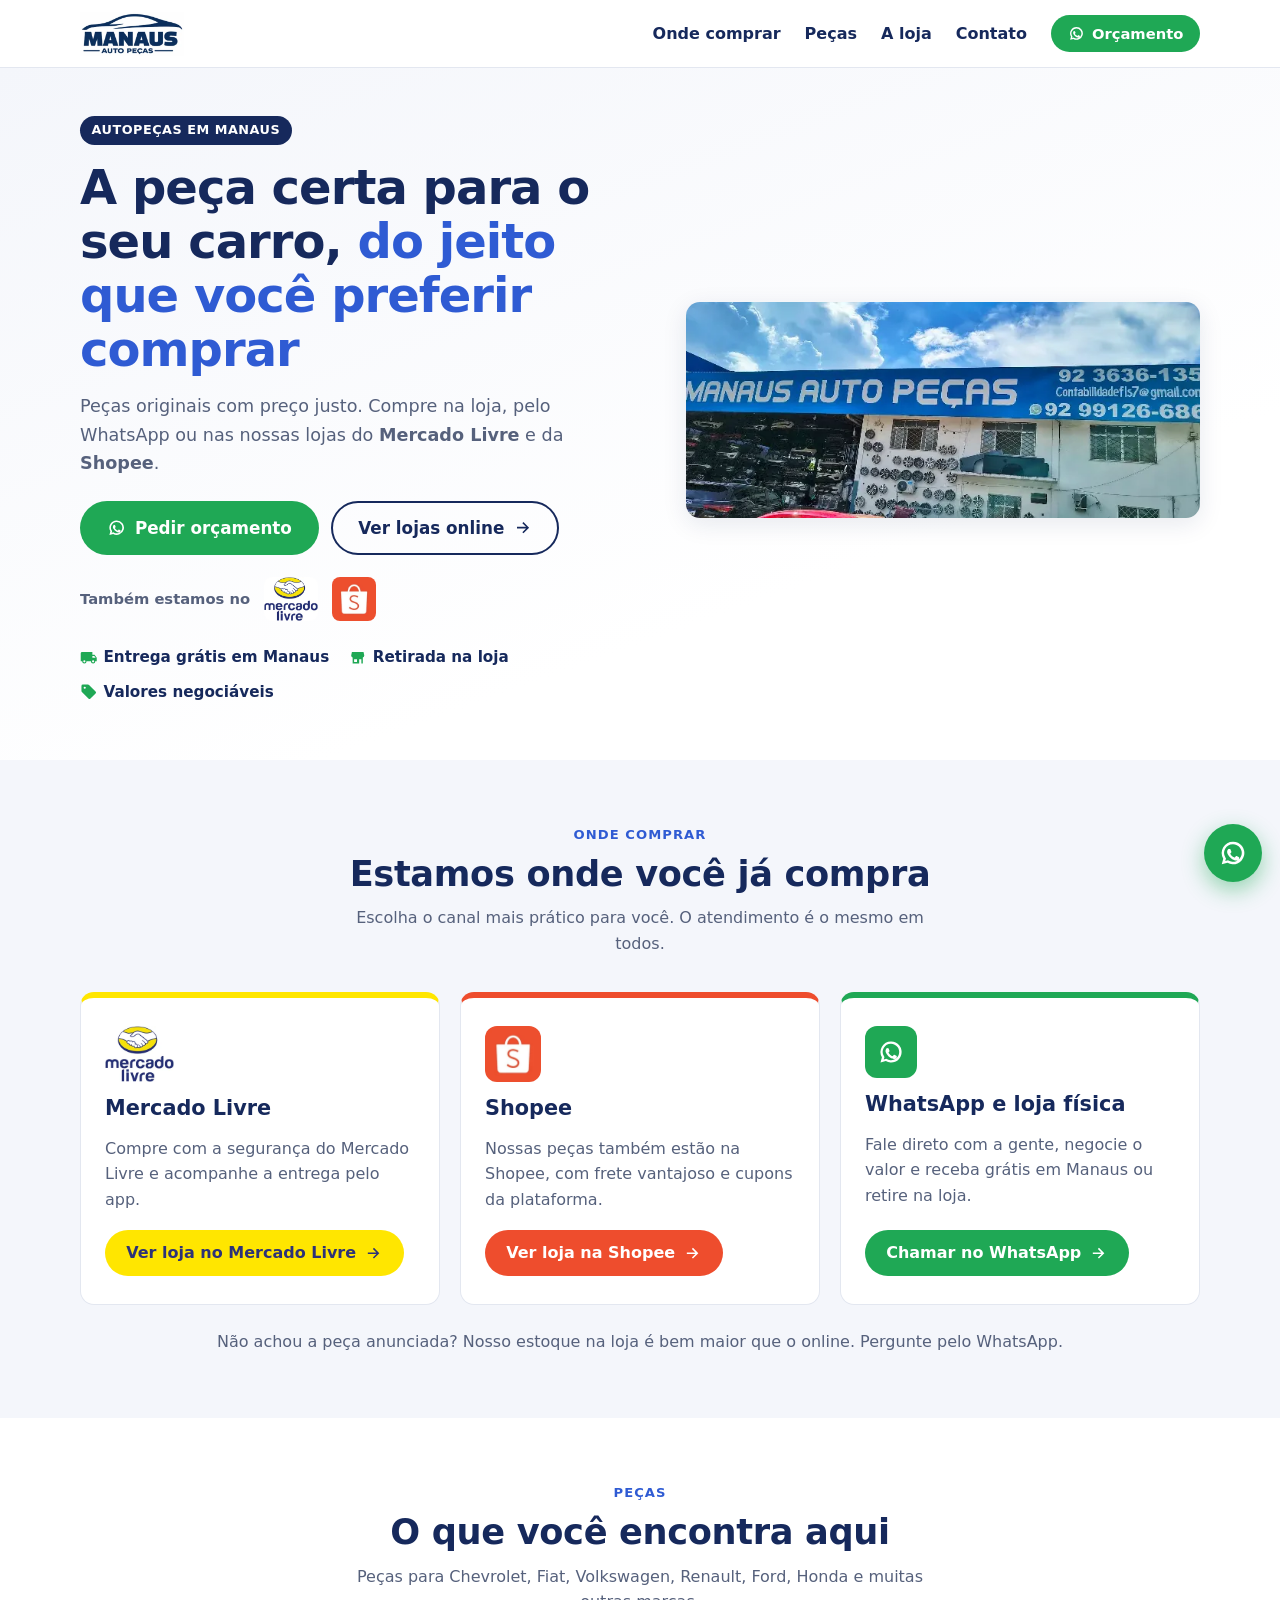
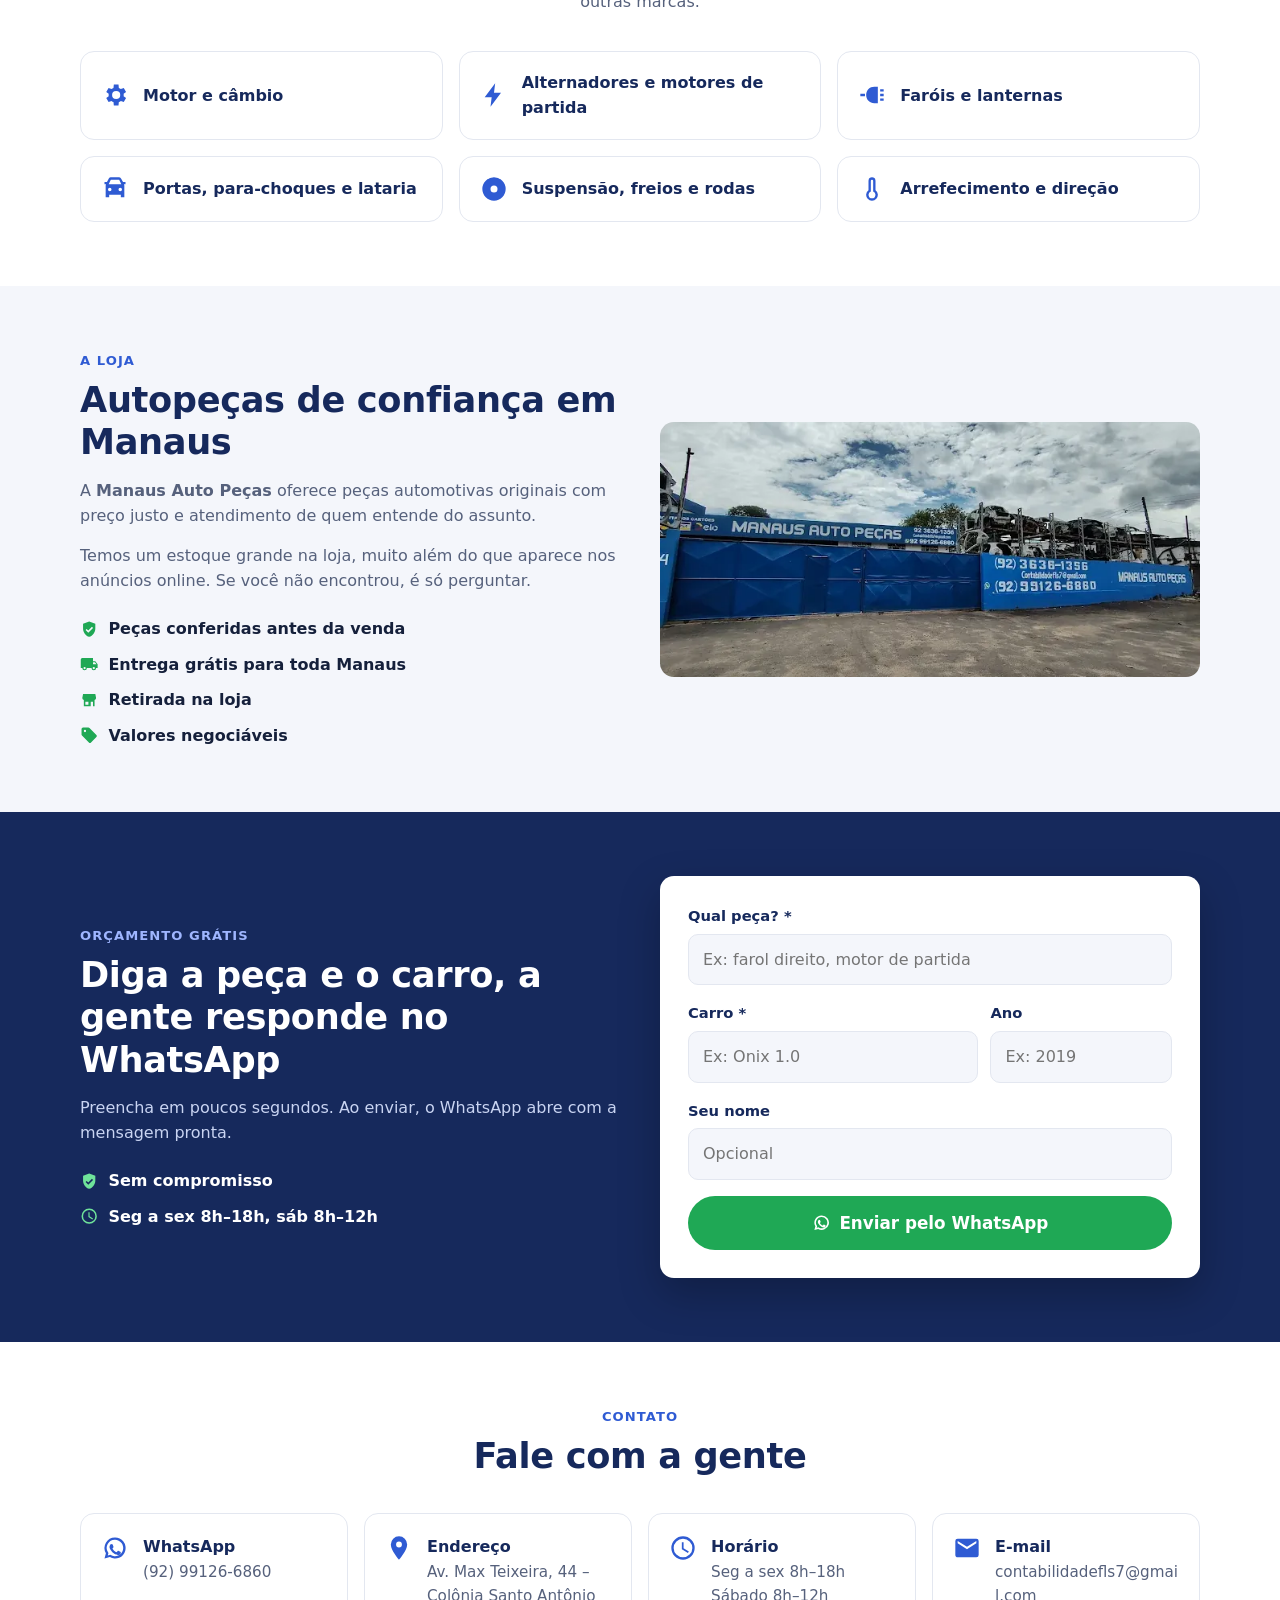
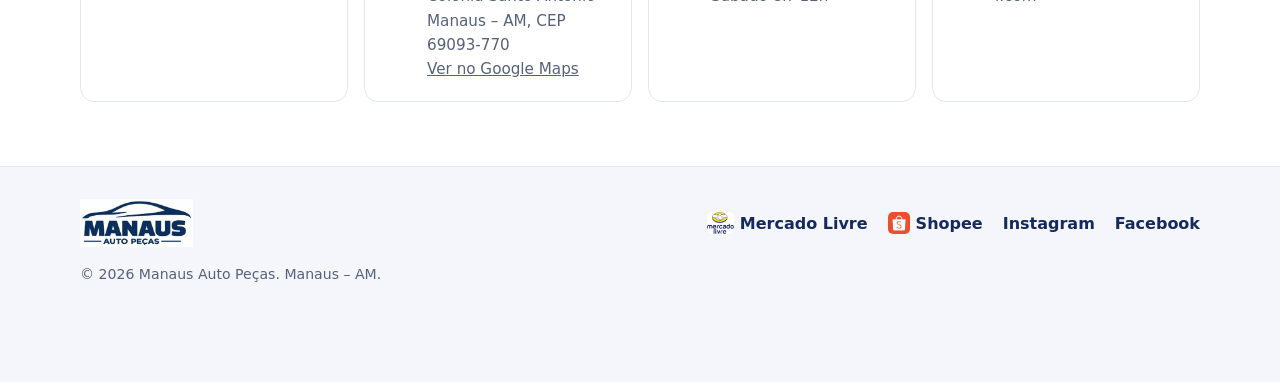
<file: index.html>
<!DOCTYPE html>
<html lang="pt-BR">
<head>
  <meta charset="UTF-8">
  <meta name="viewport" content="width=device-width, initial-scale=1">
  <title>Manaus Auto Peças | Autopeças em Manaus, Mercado Livre e Shopee</title>
  <meta name="description" content="Manaus Auto Peças: peças originais para carros em Manaus. Entrega grátis em Manaus, retirada na loja e compra também pelo Mercado Livre e pela Shopee.">
  <meta name="theme-color" content="#16295c">
  <meta property="og:title" content="Manaus Auto Peças">
  <meta property="og:description" content="Peças originais para seu carro. Compre na loja, pelo WhatsApp, no Mercado Livre ou na Shopee.">
  <meta property="og:image" content="https://manausautopecas.me/img/loja-1.webp">
  <link rel="icon" href="favicon.ico" sizes="any">
  <link rel="icon" href="img/favicon-48.png" type="image/png" sizes="48x48">
  <link rel="icon" href="img/favicon-192.png" type="image/png" sizes="192x192">
  <link rel="apple-touch-icon" href="img/apple-touch-icon.png">
  <link rel="preload" href="img/logo.webp" as="image">
  <link rel="stylesheet" href="css/style.css?v=3">
  <script type="application/ld+json">
  {
    "@context": "https://schema.org",
    "@type": "AutoPartsStore",
    "name": "Manaus Auto Peças",
    "url": "https://manausautopecas.me/",
    "logo": "https://manausautopecas.me/img/favicon-192.png",
    "image": "https://manausautopecas.me/img/loja-1.webp",
    "telephone": "+55-92-99126-6860",
    "address": {
      "@type": "PostalAddress",
      "streetAddress": "Av. Max Teixeira, 44 - Colônia Santo Antônio",
      "addressLocality": "Manaus",
      "addressRegion": "AM",
      "postalCode": "69093-770",
      "addressCountry": "BR"
    },
    "openingHoursSpecification": [
      {"@type": "OpeningHoursSpecification", "dayOfWeek": ["Monday","Tuesday","Wednesday","Thursday","Friday"], "opens": "08:00", "closes": "18:00"},
      {"@type": "OpeningHoursSpecification", "dayOfWeek": "Saturday", "opens": "08:00", "closes": "12:00"}
    ],
    "sameAs": [
      "https://www.instagram.com/manaus.auto/",
      "https://www.facebook.com/p/Manaus-Auto-Pe%C3%A7as-61572547450888/",
      "https://www.mercadolivre.com.br/pagina/manausauto",
      "https://shopee.com.br/manausautopecas"
    ]
  }
  </script>
</head>
<body>

  <!-- Ícones SVG (um arquivo só, sem biblioteca externa) -->
  <svg width="0" height="0" style="position:absolute" aria-hidden="true">
    <defs>
      <symbol id="i-chat" viewBox="0 0 24 24"><path d="M12 3a9 9 0 0 0-7.8 13.5L3 21l4.6-1.2A9 9 0 1 0 12 3Zm0 2a7 7 0 1 1-3.6 13l-.4-.2-2.2.6.6-2.1-.3-.4A7 7 0 0 1 12 5Zm-3 3.5c-.3 0-.7.1-.9.5-.3.4-.8 1.1-.8 2.2s.8 2.3 1 2.5c.1.1 1.6 2.6 4 3.6 2 .8 2.4.6 2.9.6.5-.1 1.4-.6 1.6-1.2.2-.6.2-1.1.1-1.2l-.4-.3-1.6-.8c-.2-.1-.4-.1-.6.1l-.7.9c-.1.2-.3.2-.5.1-.3-.1-1-.4-1.9-1.2-.7-.6-1.2-1.4-1.3-1.6-.1-.3 0-.4.1-.5l.4-.5.3-.4v-.4l-.7-1.8c-.2-.4-.4-.4-.6-.4H9Z"/></symbol>
      <symbol id="i-phone" viewBox="0 0 24 24"><path d="M6.6 10.8a15.1 15.1 0 0 0 6.6 6.6l2.2-2.2c.3-.3.7-.4 1-.2 1.1.4 2.3.6 3.6.6.6 0 1 .4 1 1V20c0 .6-.4 1-1 1A17 17 0 0 1 3 4c0-.6.4-1 1-1h3.5c.6 0 1 .4 1 1 0 1.3.2 2.5.6 3.6.1.3 0 .7-.2 1l-2.3 2.2Z"/></symbol>
      <symbol id="i-pin" viewBox="0 0 24 24"><path d="M12 2a7 7 0 0 0-7 7c0 5.2 7 13 7 13s7-7.8 7-13a7 7 0 0 0-7-7Zm0 9.5a2.5 2.5 0 1 1 0-5 2.5 2.5 0 0 1 0 5Z"/></symbol>
      <symbol id="i-clock" viewBox="0 0 24 24"><path d="M12 2a10 10 0 1 0 0 20 10 10 0 0 0 0-20Zm0 18a8 8 0 1 1 0-16 8 8 0 0 1 0 16Zm.5-13H11v6l5.2 3.2.8-1.3-4.5-2.7V7Z"/></symbol>
      <symbol id="i-mail" viewBox="0 0 24 24"><path d="M20 4H4a2 2 0 0 0-2 2v12c0 1.1.9 2 2 2h16a2 2 0 0 0 2-2V6a2 2 0 0 0-2-2Zm0 4-8 5-8-5V6l8 5 8-5v2Z"/></symbol>
      <symbol id="i-truck" viewBox="0 0 24 24"><path d="M20 8h-3V4H3a2 2 0 0 0-2 2v11h2a3 3 0 0 0 6 0h6a3 3 0 0 0 6 0h2v-5l-3-4ZM6 18.5a1.5 1.5 0 1 1 0-3 1.5 1.5 0 0 1 0 3Zm13.5-9 2 2.5H17V9.5h2.5ZM18 18.5a1.5 1.5 0 1 1 0-3 1.5 1.5 0 0 1 0 3Z"/></symbol>
      <symbol id="i-store" viewBox="0 0 24 24"><path d="M4 4h16l1 5a3 3 0 0 1-2 2.8V20H5v-8.2A3 3 0 0 1 3 9l1-5Zm3 10v4h4v-4H7Zm7 0v6h3v-6h-3Z"/></symbol>
      <symbol id="i-tag" viewBox="0 0 24 24"><path d="m21.4 11.6-9-9A2 2 0 0 0 11 2H4a2 2 0 0 0-2 2v7c0 .6.2 1.1.6 1.4l9 9a2 2 0 0 0 2.8 0l7-7a2 2 0 0 0 0-2.8ZM6.5 8a1.5 1.5 0 1 1 0-3 1.5 1.5 0 0 1 0 3Z"/></symbol>
      <symbol id="i-shield" viewBox="0 0 24 24"><path d="M12 2 4 5v6c0 5 3.4 9.7 8 11 4.6-1.3 8-6 8-11V5l-8-3Zm-1.2 14.5-3.5-3.5 1.4-1.4 2.1 2.1 4.8-4.8 1.4 1.4-6.2 6.2Z"/></symbol>
      <symbol id="i-bag" viewBox="0 0 24 24"><path d="M18 6h-2a4 4 0 0 0-8 0H6a2 2 0 0 0-2 2v12c0 1.1.9 2 2 2h12a2 2 0 0 0 2-2V8a2 2 0 0 0-2-2Zm-6-2a2 2 0 0 1 2 2h-4a2 2 0 0 1 2-2Zm0 10a4 4 0 0 1-4-4h2a2 2 0 0 0 4 0h2a4 4 0 0 1-4 4Z"/></symbol>
      <symbol id="i-cart" viewBox="0 0 24 24"><path d="M7 18a2 2 0 1 0 0 4 2 2 0 0 0 0-4Zm10 0a2 2 0 1 0 0 4 2 2 0 0 0 0-4ZM5.2 4H2V2h4.5l.9 2H21l-3.6 8.2a2 2 0 0 1-1.8 1.3H8.1l-.9 1.5H19v2H5l2.1-3.6L5.2 4Z"/></symbol>
      <symbol id="i-gear" viewBox="0 0 24 24"><path d="M19.4 13a7.5 7.5 0 0 0 0-2l2.1-1.6-2-3.5-2.5 1a7.4 7.4 0 0 0-1.7-1L15 3h-4l-.3 2.9a7.4 7.4 0 0 0-1.7 1l-2.5-1-2 3.5L6.6 11a7.5 7.5 0 0 0 0 2l-2.1 1.6 2 3.5 2.5-1c.5.4 1.1.7 1.7 1L11 21h4l.3-2.9c.6-.3 1.2-.6 1.7-1l2.5 1 2-3.5-2.1-1.6ZM13 15.5a3.5 3.5 0 1 1 0-7 3.5 3.5 0 0 1 0 7Z"/></symbol>
      <symbol id="i-bolt" viewBox="0 0 24 24"><path d="M13 2 4 14h6l-1 8 9-12h-6l1-8Z"/></symbol>
      <symbol id="i-disc" viewBox="0 0 24 24"><path d="M12 2a10 10 0 1 0 0 20 10 10 0 0 0 0-20Zm0 13a3 3 0 1 1 0-6 3 3 0 0 1 0 6Z"/></symbol>
      <symbol id="i-car" viewBox="0 0 24 24"><path d="m18.9 6-1.6-2.7A2 2 0 0 0 15.6 2H8.4a2 2 0 0 0-1.7 1L5.1 6H3v2h1.3L4 9v10h3v-2h10v2h3V9l-.3-1H21V6h-2.1ZM8.4 4h7.2l1.8 4H6.6l1.8-4ZM7.5 14a1.5 1.5 0 1 1 0-3 1.5 1.5 0 0 1 0 3Zm9 0a1.5 1.5 0 1 1 0-3 1.5 1.5 0 0 1 0 3Z"/></symbol>
      <symbol id="i-light" viewBox="0 0 24 24"><path d="M14 5c-4 0-7 3-7 7s3 7 7 7h3V5h-3Zm5 2h3v2h-3V7Zm0 4h3v2h-3v-2Zm0 4h3v2h-3v-2ZM2 11h4v2H2v-2Z"/></symbol>
      <symbol id="i-temp" viewBox="0 0 24 24"><path d="M15 13V5a3 3 0 0 0-6 0v8a5 5 0 1 0 6 0Zm-3 7a3 3 0 0 1-1-5.8V5a1 1 0 0 1 2 0v9.2A3 3 0 0 1 12 20Z"/></symbol>
      <symbol id="i-arrow" viewBox="0 0 24 24"><path d="M5 11h11.2l-4.6-4.6L13 5l7 7-7 7-1.4-1.4 4.6-4.6H5v-2Z"/></symbol>
      <symbol id="i-menu" viewBox="0 0 24 24"><path d="M3 6h18v2H3V6Zm0 5h18v2H3v-2Zm0 5h18v2H3v-2Z"/></symbol>
      <symbol id="i-close" viewBox="0 0 24 24"><path d="m6.4 5 5.6 5.6L17.6 5 19 6.4 13.4 12l5.6 5.6-1.4 1.4-5.6-5.6L6.4 19 5 17.6l5.6-5.6L5 6.4 6.4 5Z"/></symbol>
    </defs>
  </svg>

  <!-- CABEÇALHO -->
  <header class="header" id="header">
    <div class="container header__inner">
      <a href="#inicio" class="header__logo" aria-label="Manaus Auto Peças - início">
        <img src="img/logo.webp" alt="Manaus Auto Peças" width="360" height="153">
      </a>
      <nav class="nav" id="nav" aria-label="Menu principal">
        <a href="#onde-comprar">Onde comprar</a>
        <a href="#produtos">Peças</a>
        <a href="#sobre">A loja</a>
        <a href="#contato">Contato</a>
        <a href="#orcamento" class="btn btn--wa btn--sm"><svg class="ic"><use href="#i-chat"/></svg> Orçamento</a>
      </nav>
      <button class="menu-btn" id="menu-btn" aria-label="Abrir menu" aria-expanded="false" aria-controls="nav">
        <svg class="ic ic--lg"><use href="#i-menu"/></svg>
      </button>
    </div>
  </header>

  <main>
    <!-- HERO -->
    <section class="hero" id="inicio">
      <div class="container hero__inner">
        <div class="hero__text">
          <span class="pill">Autopeças em Manaus</span>
          <h1>A peça certa para o seu carro, <span>do jeito que você preferir comprar</span></h1>
          <p>Peças originais com preço justo. Compre na loja, pelo WhatsApp ou nas nossas lojas do <strong>Mercado Livre</strong> e da <strong>Shopee</strong>.</p>
          <div class="hero__actions">
            <a href="#orcamento" class="btn btn--wa btn--lg"><svg class="ic"><use href="#i-chat"/></svg> Pedir orçamento</a>
            <a href="#onde-comprar" class="btn btn--ghost btn--lg">Ver lojas online <svg class="ic"><use href="#i-arrow"/></svg></a>
          </div>
          <div class="hero__shops">
            <span>Também estamos no</span>
            <a href="#onde-comprar"><img src="img/mercadolivre.webp" alt="Mercado Livre" width="196" height="160"></a>
            <a href="#onde-comprar"><img src="img/shopee.webp" alt="Shopee" width="128" height="128"></a>
          </div>
          <ul class="hero__perks">
            <li><svg class="ic"><use href="#i-truck"/></svg> Entrega grátis em Manaus</li>
            <li><svg class="ic"><use href="#i-store"/></svg> Retirada na loja</li>
            <li><svg class="ic"><use href="#i-tag"/></svg> Valores negociáveis</li>
          </ul>
        </div>
        <figure class="hero__img">
          <img src="img/loja-1.webp" alt="Fachada da Manaus Auto Peças" width="671" height="282" fetchpriority="high">
        </figure>
      </div>
    </section>

    <!-- ONDE COMPRAR -->
    <section class="section section--soft" id="onde-comprar">
      <div class="container">
        <header class="section__head">
          <span class="eyebrow">Onde comprar</span>
          <h2>Estamos onde você já compra</h2>
          <p>Escolha o canal mais prático para você. O atendimento é o mesmo em todos.</p>
        </header>

        <!-- Links das lojas: troque os endereços em js/script.js (objeto LINKS) -->
        <div class="channels">
          <article class="channel channel--ml">
            <img class="channel__logo channel__logo--ml" src="img/mercadolivre.webp" alt="Mercado Livre" width="196" height="160" loading="lazy">
            <h3>Mercado Livre</h3>
            <p>Compre com a segurança do Mercado Livre e acompanhe a entrega pelo app.</p>
            <a href="#orcamento" class="btn btn--ml" data-link="mercadolivre" target="_blank" rel="noopener">Ver loja no Mercado Livre <svg class="ic"><use href="#i-arrow"/></svg></a>
          </article>
          <article class="channel channel--shopee">
            <img class="channel__logo" src="img/shopee.webp" alt="Shopee" width="128" height="128" loading="lazy">
            <h3>Shopee</h3>
            <p>Nossas peças também estão na Shopee, com frete vantajoso e cupons da plataforma.</p>
            <a href="#orcamento" class="btn btn--shopee" data-link="shopee" target="_blank" rel="noopener">Ver loja na Shopee <svg class="ic"><use href="#i-arrow"/></svg></a>
          </article>
          <article class="channel channel--wa">
            <div class="channel__icon"><svg class="ic ic--lg"><use href="#i-chat"/></svg></div>
            <h3>WhatsApp e loja física</h3>
            <p>Fale direto com a gente, negocie o valor e receba grátis em Manaus ou retire na loja.</p>
            <a href="https://wa.me/5592991266860?text=Ol%C3%A1!%20Gostaria%20de%20um%20or%C3%A7amento%20de%20pe%C3%A7as." class="btn btn--wa" target="_blank" rel="noopener">Chamar no WhatsApp <svg class="ic"><use href="#i-arrow"/></svg></a>
          </article>
        </div>
        <p class="channels__note">Não achou a peça anunciada? Nosso estoque na loja é bem maior que o online. Pergunte pelo WhatsApp.</p>
      </div>
    </section>

    <!-- PEÇAS -->
    <section class="section" id="produtos">
      <div class="container">
        <header class="section__head">
          <span class="eyebrow">Peças</span>
          <h2>O que você encontra aqui</h2>
          <p>Peças para Chevrolet, Fiat, Volkswagen, Renault, Ford, Honda e muitas outras marcas.</p>
        </header>
        <div class="cats">
          <a href="#orcamento" class="cat" data-peca="Motor e câmbio"><svg class="ic ic--lg"><use href="#i-gear"/></svg><span>Motor e câmbio</span></a>
          <a href="#orcamento" class="cat" data-peca="Alternador / motor de partida"><svg class="ic ic--lg"><use href="#i-bolt"/></svg><span>Alternadores e motores de partida</span></a>
          <a href="#orcamento" class="cat" data-peca="Farol / lanterna"><svg class="ic ic--lg"><use href="#i-light"/></svg><span>Faróis e lanternas</span></a>
          <a href="#orcamento" class="cat" data-peca="Lataria (porta, para-choque, tampa)"><svg class="ic ic--lg"><use href="#i-car"/></svg><span>Portas, para-choques e lataria</span></a>
          <a href="#orcamento" class="cat" data-peca="Suspensão / freio"><svg class="ic ic--lg"><use href="#i-disc"/></svg><span>Suspensão, freios e rodas</span></a>
          <a href="#orcamento" class="cat" data-peca="Arrefecimento"><svg class="ic ic--lg"><use href="#i-temp"/></svg><span>Arrefecimento e direção</span></a>
        </div>
      </div>
    </section>

    <!-- A LOJA -->
    <section class="section section--soft" id="sobre">
      <div class="container about">
        <div class="about__text">
          <span class="eyebrow">A loja</span>
          <h2>Autopeças de confiança em Manaus</h2>
          <p>A <strong>Manaus Auto Peças</strong> oferece peças automotivas originais com preço justo e atendimento de quem entende do assunto.</p>
          <p>Temos um estoque grande na loja, muito além do que aparece nos anúncios online. Se você não encontrou, é só perguntar.</p>
          <ul class="checks">
            <li><svg class="ic"><use href="#i-shield"/></svg> Peças conferidas antes da venda</li>
            <li><svg class="ic"><use href="#i-truck"/></svg> Entrega grátis para toda Manaus</li>
            <li><svg class="ic"><use href="#i-store"/></svg> Retirada na loja</li>
            <li><svg class="ic"><use href="#i-tag"/></svg> Valores negociáveis</li>
          </ul>
        </div>
        <div class="about__imgs">
          <img src="img/loja-2.webp" alt="Outro ângulo da loja" width="671" height="317" loading="lazy">
        </div>
      </div>
    </section>

    <!-- ORÇAMENTO -->
    <section class="section section--dark" id="orcamento">
      <div class="container quote">
        <div class="quote__info">
          <span class="eyebrow eyebrow--light">Orçamento grátis</span>
          <h2>Diga a peça e o carro, a gente responde no WhatsApp</h2>
          <p>Preencha em poucos segundos. Ao enviar, o WhatsApp abre com a mensagem pronta.</p>
          <ul class="checks checks--light">
            <li><svg class="ic"><use href="#i-shield"/></svg> Sem compromisso</li>
            <li><svg class="ic"><use href="#i-clock"/></svg> Seg a sex 8h–18h, sáb 8h–12h</li>
          </ul>
        </div>
        <form class="form" id="quote-form" novalidate>
          <div class="field">
            <label for="f-peca">Qual peça? *</label>
            <input id="f-peca" name="peca" required placeholder="Ex: farol direito, motor de partida">
          </div>
          <div class="field-row">
            <div class="field">
              <label for="f-carro">Carro *</label>
              <input id="f-carro" name="carro" required placeholder="Ex: Onix 1.0">
            </div>
            <div class="field">
              <label for="f-ano">Ano</label>
              <input id="f-ano" name="ano" inputmode="numeric" maxlength="9" placeholder="Ex: 2019">
            </div>
          </div>
          <div class="field">
            <label for="f-nome">Seu nome</label>
            <input id="f-nome" name="nome" autocomplete="name" placeholder="Opcional">
          </div>
          <p class="form__error" id="form-error" role="alert" hidden>Informe a peça e o carro para continuar.</p>
          <button type="submit" class="btn btn--wa btn--lg btn--full"><svg class="ic"><use href="#i-chat"/></svg> Enviar pelo WhatsApp</button>
        </form>
      </div>
    </section>

    <!-- CONTATO -->
    <section class="section" id="contato">
      <div class="container">
        <header class="section__head">
          <span class="eyebrow">Contato</span>
          <h2>Fale com a gente</h2>
        </header>
        <div class="contacts">
          <a class="contact" href="https://wa.me/5592991266860" target="_blank" rel="noopener">
            <svg class="ic ic--lg"><use href="#i-chat"/></svg>
            <span><strong>WhatsApp</strong>(92) 99126-6860</span>
          </a>
          <a class="contact" href="https://www.google.com/maps/search/?api=1&amp;query=-3.0447422,-60.0143666"target="_blank" rel="noopener">
            <svg class="ic ic--lg"><use href="#i-pin"/></svg>
            <span><strong>Endereço</strong>Av. Max Teixeira, 44 – Colônia Santo Antônio<br>Manaus – AM, CEP 69093-770<br><u>Ver no Google Maps</u></span>
          </a>
          <div class="contact">
            <svg class="ic ic--lg"><use href="#i-clock"/></svg>
            <span><strong>Horário</strong>Seg a sex 8h–18h<br>Sábado 8h–12h</span>
          </div>
          <a class="contact" href="mailto:contabilidadefls7@gmail.com">
            <svg class="ic ic--lg"><use href="#i-mail"/></svg>
            <span><strong>E-mail</strong>contabilidadefls7@gmail.com</span>
          </a>
        </div>
      </div>
    </section>
  </main>

  <footer class="footer">
    <div class="container footer__inner">
      <img src="img/logo.webp" alt="Manaus Auto Peças" width="180" height="77" loading="lazy" class="footer__logo">
      <nav class="footer__links" aria-label="Lojas e redes">
        <a href="#orcamento" data-link="mercadolivre" target="_blank" rel="noopener" class="footer__shop"><img src="img/mercadolivre.webp" alt="" width="196" height="160" loading="lazy"> Mercado Livre</a>
        <a href="#orcamento" data-link="shopee" target="_blank" rel="noopener" class="footer__shop"><img src="img/shopee.webp" alt="" width="128" height="128" loading="lazy"> Shopee</a>
        <a href="https://www.instagram.com/manaus.auto/" target="_blank" rel="noopener">Instagram</a>
        <a href="https://www.facebook.com/p/Manaus-Auto-Pe%C3%A7as-61572547450888/" target="_blank" rel="noopener">Facebook</a>
      </nav>
      <p class="footer__copy">© <span id="year">2026</span> Manaus Auto Peças. Manaus – AM.</p>
    </div>
  </footer>

  <a class="float-wa" href="https://wa.me/5592991266860?text=Ol%C3%A1!%20Gostaria%20de%20um%20or%C3%A7amento%20de%20pe%C3%A7as." target="_blank" rel="noopener" aria-label="Falar no WhatsApp">
    <svg class="ic ic--lg"><use href="#i-chat"/></svg>
  </a>

  <script src="js/script.js?v=4" defer></script>
</body>
</html>
</file>
<file: css/style.css>
/* =========================================
   MANAUS AUTO PEÇAS – style.css
   Leve: sem fontes externas, sem bibliotecas
   ========================================= */

:root {
  --navy: #16295c;
  --navy-2: #22408f;
  --blue: #2f5bd3;
  --ink: #15203b;
  --muted: #56617c;
  --line: #e3e7f0;
  --soft: #f4f6fb;
  --white: #fff;
  --wa: #1fa855;
  --wa-dark: #178a45;
  --ml: #ffe600;
  --ml-ink: #2d3277;
  --shopee: #ee4d2d;
  --shopee-dark: #d23f20;
  --radius: 14px;
  --shadow: 0 6px 24px rgba(22, 41, 92, .10);
  --header-h: 68px;
  --font: system-ui, -apple-system, "Segoe UI", Roboto, "Helvetica Neue", Arial, sans-serif;
}

*, *::before, *::after { box-sizing: border-box; margin: 0; padding: 0; }
html { scroll-behavior: smooth; scroll-padding-top: calc(var(--header-h) + 8px); -webkit-text-size-adjust: 100%; }
body { font-family: var(--font); color: var(--ink); background: var(--white); line-height: 1.6; }
img { max-width: 100%; height: auto; display: block; }
a { color: inherit; text-decoration: none; }
ul { list-style: none; }
button, input { font: inherit; }
:focus-visible { outline: 3px solid var(--blue); outline-offset: 2px; }

@media (prefers-reduced-motion: reduce) {
  html { scroll-behavior: auto; }
  * { transition: none !important; }
}

.container { width: min(1120px, 100% - 32px); margin-inline: auto; }

.ic { width: 1.15em; height: 1.15em; fill: currentColor; flex-shrink: 0; vertical-align: -0.2em; }
.ic--lg { width: 28px; height: 28px; }

/* ---------- Botões ---------- */
.btn {
  display: inline-flex; align-items: center; justify-content: center; gap: .5em;
  padding: .7em 1.2em; border-radius: 999px; border: 2px solid transparent;
  font-weight: 700; line-height: 1.2; cursor: pointer; text-align: center;
  transition: background-color .2s, transform .2s, box-shadow .2s;
}
.btn:hover { transform: translateY(-1px); box-shadow: var(--shadow); }
.btn--sm { padding: .5em 1em; font-size: .92rem; }
.btn--lg { padding: .9em 1.5em; font-size: 1.05rem; }
.btn--full { width: 100%; }
.btn--wa { background: var(--wa); color: var(--white); }
.btn--wa:hover { background: var(--wa-dark); }
.btn--ghost { border-color: currentColor; color: var(--navy); background: transparent; }
.btn--ml { background: var(--ml); color: var(--ml-ink); }
.btn--shopee { background: var(--shopee); color: var(--white); }
.btn--shopee:hover { background: var(--shopee-dark); }

/* ---------- Cabeçalho ---------- */
.header {
  position: sticky; top: 0; z-index: 50; height: var(--header-h);
  background: rgba(255, 255, 255, .96); border-bottom: 1px solid var(--line);
}
.header__inner { height: 100%; display: flex; align-items: center; justify-content: space-between; gap: 16px; }
.header__logo img { height: 44px; width: auto; }
.nav { display: flex; align-items: center; gap: 24px; font-weight: 600; color: var(--navy); }
.nav > a:not(.btn):hover { color: var(--blue); }
.menu-btn { display: none; background: none; border: 0; color: var(--navy); padding: 8px; cursor: pointer; }

@media (max-width: 820px) {
  .menu-btn { display: inline-flex; }
  .nav {
    position: absolute; top: var(--header-h); left: 0; right: 0;
    flex-direction: column; align-items: stretch; gap: 0;
    background: var(--white); border-bottom: 1px solid var(--line); box-shadow: var(--shadow);
    padding: 8px 16px 16px; display: none;
  }
  .nav.open { display: flex; }
  .nav > a:not(.btn) { padding: 14px 4px; border-bottom: 1px solid var(--line); }
  .nav .btn { margin-top: 12px; }
}

/* ---------- Hero ---------- */
.hero { background: linear-gradient(160deg, var(--soft), var(--white) 70%); padding: 48px 0 56px; }
.hero__inner { display: grid; grid-template-columns: 1.1fr 1fr; gap: 40px; align-items: center; }
.pill {
  display: inline-block; background: var(--navy); color: var(--white);
  font-size: .8rem; font-weight: 700; letter-spacing: .04em; text-transform: uppercase;
  padding: .35em .9em; border-radius: 999px; margin-bottom: 16px;
}
.hero h1 { font-size: clamp(1.9rem, 4.2vw, 3rem); line-height: 1.12; color: var(--navy); letter-spacing: -.02em; }
.hero h1 span { color: var(--blue); }
.hero p { margin: 16px 0 24px; font-size: 1.1rem; color: var(--muted); max-width: 52ch; }
.hero__actions { display: flex; flex-wrap: wrap; gap: 12px; }
.hero__perks { display: flex; flex-wrap: wrap; gap: 10px 20px; margin-top: 24px; font-weight: 600; color: var(--navy); font-size: .95rem; }
.hero__perks li { display: flex; align-items: center; gap: 6px; }
.hero__perks .ic { color: var(--wa); }
.hero__shops { display: flex; align-items: center; gap: 14px; margin-top: 22px; color: var(--muted); font-size: .92rem; font-weight: 600; }
.hero__shops img { height: 44px; width: auto; border-radius: 8px; }
.hero__img img { border-radius: var(--radius); box-shadow: var(--shadow); width: 100%; }

@media (max-width: 820px) {
  .hero { padding: 32px 0 40px; }
  .hero__inner { grid-template-columns: 1fr; gap: 28px; }
  .hero__actions .btn { flex: 1 1 100%; }
}

/* ---------- Seções ---------- */
.section { padding: 64px 0; }
.section--soft { background: var(--soft); }
.section--dark { background: var(--navy); color: var(--white); }
.section__head { text-align: center; max-width: 620px; margin: 0 auto 36px; }
.section h2 { font-size: clamp(1.6rem, 3vw, 2.2rem); line-height: 1.2; color: var(--navy); letter-spacing: -.01em; }
.section--dark h2 { color: var(--white); }
.section__head p { color: var(--muted); margin-top: 10px; }
.eyebrow { display: block; font-size: .82rem; font-weight: 800; letter-spacing: .08em; text-transform: uppercase; color: var(--blue); margin-bottom: 8px; }
.eyebrow--light { color: #9fb6ff; }

@media (max-width: 820px) { .section { padding: 48px 0; } }

/* ---------- Onde comprar ---------- */
.channels { display: grid; grid-template-columns: repeat(3, 1fr); gap: 20px; }
.channel {
  background: var(--white); border-radius: var(--radius); padding: 28px 24px;
  border: 1px solid var(--line); border-top: 6px solid; display: flex; flex-direction: column; gap: 10px;
}
.channel h3 { font-size: 1.3rem; color: var(--navy); }
.channel p { color: var(--muted); flex: 1; }
.channel .btn { align-self: flex-start; margin-top: 8px; }
.channel__icon { width: 52px; height: 52px; border-radius: 12px; display: grid; place-items: center; }
.channel__logo { height: 56px; width: auto; border-radius: 12px; align-self: flex-start; }
.channel__logo--ml { border-radius: 0; }
.channel--ml { border-top-color: var(--ml); }
.channel--ml .channel__icon { background: var(--ml); color: var(--ml-ink); }
.channel--shopee { border-top-color: var(--shopee); }
.channel--shopee .channel__icon { background: var(--shopee); color: var(--white); }
.channel--wa { border-top-color: var(--wa); }
.channel--wa .channel__icon { background: var(--wa); color: var(--white); }
.channels__note { text-align: center; margin-top: 24px; color: var(--muted); }

@media (max-width: 900px) {
  .channels { grid-template-columns: 1fr; }
  .channel .btn { align-self: stretch; }
}

/* ---------- Categorias ---------- */
.cats { display: grid; grid-template-columns: repeat(3, 1fr); gap: 16px; }
.cat {
  display: flex; align-items: center; gap: 14px; padding: 18px 20px;
  border: 1px solid var(--line); border-radius: var(--radius); background: var(--white);
  font-weight: 700; color: var(--navy); transition: border-color .2s, box-shadow .2s;
}
.cat .ic { color: var(--blue); }
.cat:hover { border-color: var(--blue); box-shadow: var(--shadow); }

@media (max-width: 820px) { .cats { grid-template-columns: 1fr 1fr; gap: 12px; } .cat { padding: 14px; font-size: .95rem; } }
@media (max-width: 420px) { .cats { grid-template-columns: 1fr; } }

/* ---------- A loja ---------- */
.about { display: grid; grid-template-columns: 1fr 1fr; gap: 40px; align-items: center; }
.about__text p { color: var(--muted); margin-top: 14px; }
.about__imgs { display: grid; gap: 14px; }
.about__imgs img { border-radius: var(--radius); width: 100%; }
.checks { display: grid; gap: 10px; margin-top: 22px; font-weight: 600; }
.checks li { display: flex; align-items: center; gap: 10px; }
.checks .ic { color: var(--wa); }
.checks--light .ic { color: #6fe39a; }

@media (max-width: 820px) { .about { grid-template-columns: 1fr; gap: 28px; } }

/* ---------- Orçamento ---------- */
.quote { display: grid; grid-template-columns: 1fr 1fr; gap: 40px; align-items: center; }
.quote__info p { color: #c9d4f2; margin-top: 14px; }
.form { background: var(--white); color: var(--ink); border-radius: var(--radius); padding: 28px; display: grid; gap: 16px; box-shadow: 0 16px 40px rgba(0, 0, 0, .25); }
.field { display: grid; gap: 6px; }
.field-row { display: grid; grid-template-columns: 1.6fr 1fr; gap: 12px; }
.field label { font-weight: 700; font-size: .92rem; color: var(--navy); }
.field input {
  width: 100%; padding: 12px 14px; border: 1.5px solid var(--line); border-radius: 10px;
  background: var(--soft); font-size: 1rem; color: var(--ink);
}
.field input:focus { outline: none; border-color: var(--blue); background: var(--white); }
.field input.error { border-color: #d93636; background: #fff5f5; }
.form__error { color: #c62828; font-weight: 600; font-size: .92rem; }

@media (max-width: 820px) { .quote { grid-template-columns: 1fr; gap: 28px; } .form { padding: 22px; } }

/* ---------- Contato ---------- */
.contacts { display: grid; grid-template-columns: repeat(4, 1fr); gap: 16px; }
.contact {
  display: flex; gap: 14px; align-items: flex-start; padding: 20px;
  border: 1px solid var(--line); border-radius: var(--radius); color: var(--muted); font-size: .95rem;
}
.contact strong { display: block; color: var(--navy); font-size: 1rem; }
.contact .ic { color: var(--blue); }
a.contact:hover { border-color: var(--blue); }
.contact span { overflow-wrap: anywhere; }

@media (max-width: 960px) { .contacts { grid-template-columns: 1fr 1fr; } }
@media (max-width: 520px) { .contacts { grid-template-columns: 1fr; } }

/* ---------- Rodapé ---------- */
.footer { background: var(--soft); border-top: 1px solid var(--line); padding: 32px 0 96px; }
.footer__inner { display: flex; flex-wrap: wrap; align-items: center; justify-content: space-between; gap: 16px; }
.footer__logo { height: 48px; width: auto; }
.footer__links { display: flex; flex-wrap: wrap; gap: 8px 20px; font-weight: 600; color: var(--navy); }
.footer__links a:hover { color: var(--blue); }
.footer__shop { display: inline-flex; align-items: center; gap: 6px; }
.footer__shop img { height: 22px; width: auto; border-radius: 5px; }
.footer__copy { width: 100%; color: var(--muted); font-size: .88rem; }

/* ---------- WhatsApp flutuante ---------- */
.float-wa {
  position: fixed; right: 18px; bottom: 18px; z-index: 60;
  width: 58px; height: 58px; border-radius: 50%; display: grid; place-items: center;
  background: var(--wa); color: var(--white); box-shadow: 0 8px 22px rgba(31, 168, 85, .45);
  transition: transform .2s;
}
.float-wa:hover { transform: scale(1.07); }
.float-wa .ic--lg { width: 30px; height: 30px; }
</file>
